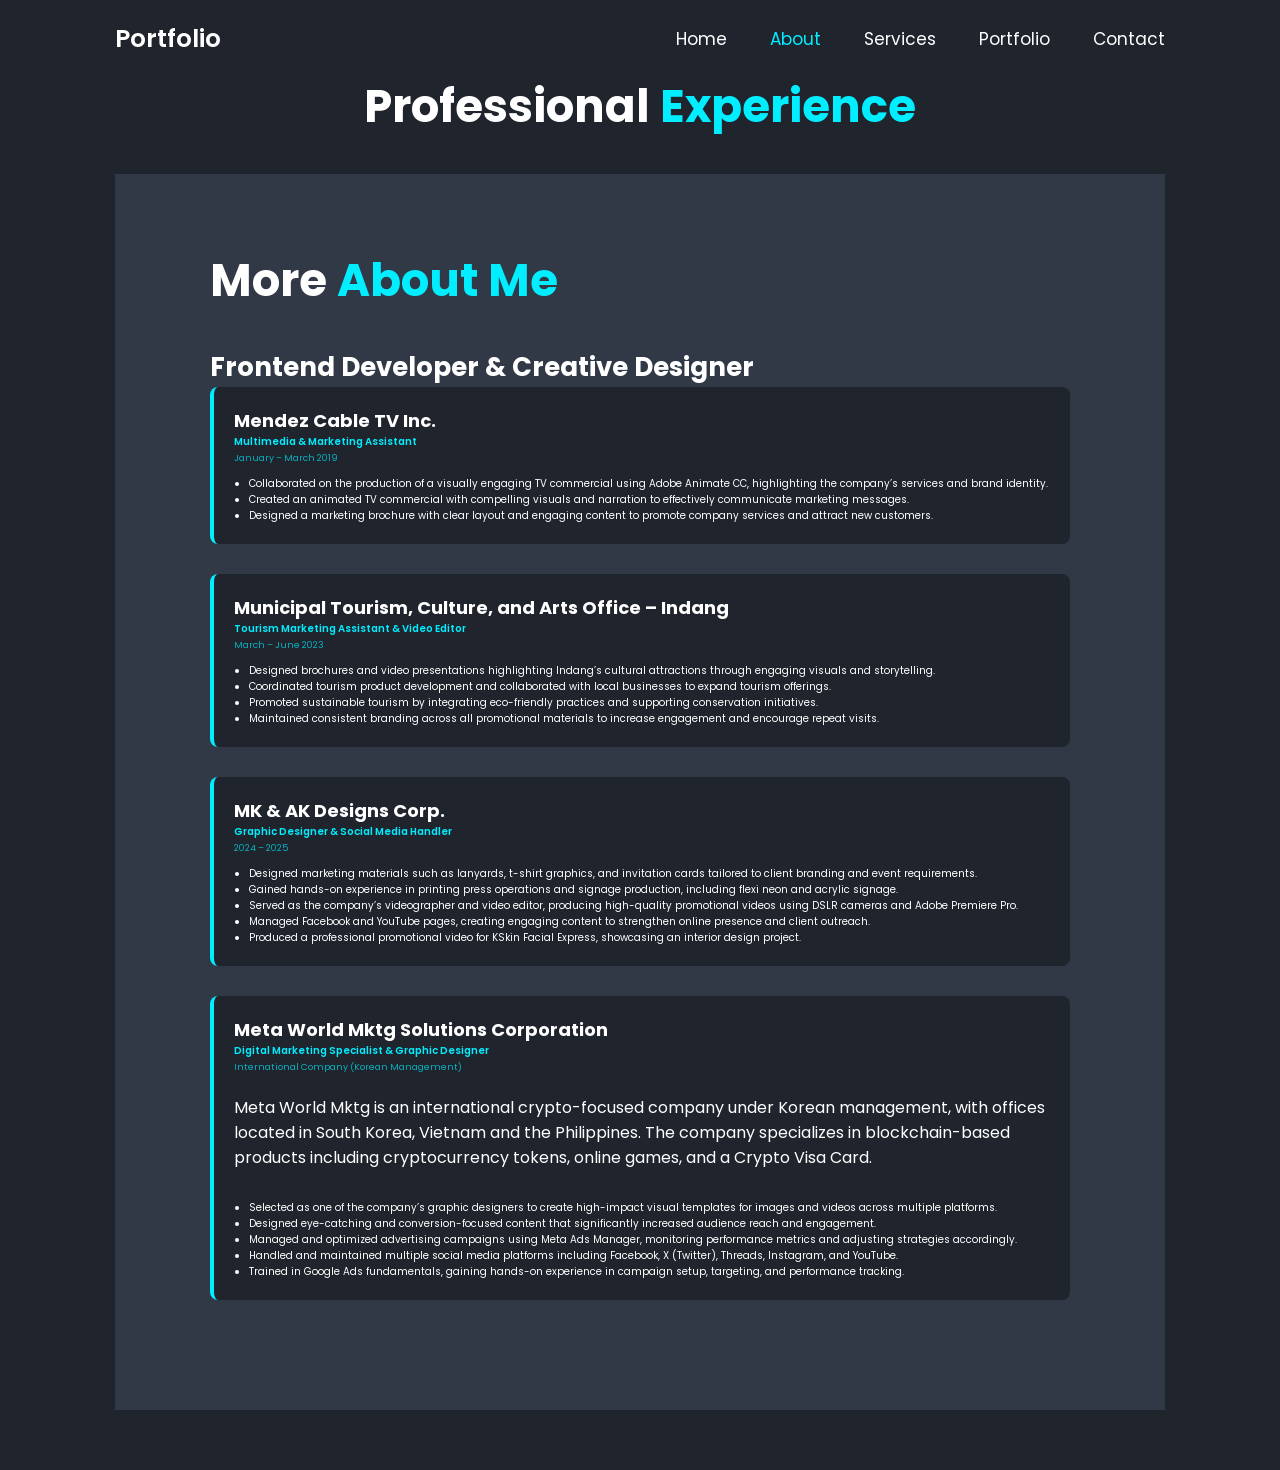
<file: about.html>
<!DOCTYPE html>
<html lang="en">

<head>
  <meta charset="UTF-8" />
  <meta http-equiv="X-UA-Compatible" content="IE=edge" />
  <meta name="viewport" content="width=device-width, initial-scale=1.0" />

  <section class="experience-section">
  <h2 class="heading">Professional <span>Experience</span></h2>

  <!-- Boxicons -->
  <link href="https://unpkg.com/boxicons@2.1.4/css/boxicons.min.css" rel="stylesheet" />

  <!-- Main CSS -->
  <link rel="stylesheet" href="css/style.css" />
</head>

<body>

  <!-- Header -->
  <header class="header">
    <a href="index.html" class="logo">Portfolio</a>

    <i class="bx bx-menu" id="menu-icon"></i>

    <nav class="navbar">
      <a href="index.html">Home</a>
      <a href="about.html" class="active">About</a>
      <a href="index.html#services">Services</a>
      <a href="index.html#portfolio">Portfolio</a>
      <a href="index.html#contact">Contact</a>
    </nav>
  </header>

  <!-- Main Content -->
  <main>
    <section class="about">
      <div class="about-content">
        <h2 class="heading">More <span>About Me</span></h2>

        <h3>Frontend Developer & Creative Designer</h3>

        <div class="experience-card">
  <h3>Mendez Cable TV Inc.</h3>
  <span class="role">Multimedia & Marketing Assistant</span>
  <span class="date">January – March 2019</span>

  <ul>
    <li>Collaborated on the production of a visually engaging TV commercial using Adobe Animate CC, highlighting the company’s services and brand identity.</li>
    <li>Created an animated TV commercial with compelling visuals and narration to effectively communicate marketing messages.</li>
    <li>Designed a marketing brochure with clear layout and engaging content to promote company services and attract new customers.</li>
  </ul>
</div>

<div class="experience-card">
  <h3>Municipal Tourism, Culture, and Arts Office – Indang</h3>
  <span class="role">Tourism Marketing Assistant & Video Editor</span>
  <span class="date">March – June 2023</span>

  <ul>
    <li>Designed brochures and video presentations highlighting Indang’s cultural attractions through engaging visuals and storytelling.</li>
    <li>Coordinated tourism product development and collaborated with local businesses to expand tourism offerings.</li>
    <li>Promoted sustainable tourism by integrating eco-friendly practices and supporting conservation initiatives.</li>
    <li>Maintained consistent branding across all promotional materials to increase engagement and encourage repeat visits.</li>
  </ul>
</div>

<div class="experience-card">
  <h3>MK & AK Designs Corp.</h3>
  <span class="role">Graphic Designer & Social Media Handler</span>
  <span class="date">2024 – 2025</span>

  <ul>
    <li>Designed marketing materials such as lanyards, t-shirt graphics, and invitation cards tailored to client branding and event requirements.</li>
    <li>Gained hands-on experience in printing press operations and signage production, including flexi neon and acrylic signage.</li>
    <li>Served as the company’s videographer and video editor, producing high-quality promotional videos using DSLR cameras and Adobe Premiere Pro.</li>
    <li>Managed Facebook and YouTube pages, creating engaging content to strengthen online presence and client outreach.</li>
    <li>Produced a professional promotional video for KSkin Facial Express, showcasing an interior design project.</li>
  </ul>
</div>

<div class="experience-card highlight">
  <h3>Meta World Mktg Solutions Corporation</h3>
  <span class="role">Digital Marketing Specialist & Graphic Designer</span>
  <span class="date">International Company (Korean Management)</span>

  <p>
    Meta World Mktg is an international crypto-focused company under Korean management,
    with offices located in South Korea, Vietnam and the Philippines. The company specializes in
    blockchain-based products including cryptocurrency tokens, online games, and a
    Crypto Visa Card.
  </p>

  <ul>
    <li>Selected as one of the company’s graphic designers to create high-impact visual templates for images and videos across multiple platforms.</li>
    <li>Designed eye-catching and conversion-focused content that significantly increased audience reach and engagement.</li>
    <li>Managed and optimized advertising campaigns using Meta Ads Manager, monitoring performance metrics and adjusting strategies accordingly.</li>
    <li>Handled and maintained multiple social media platforms including Facebook, X (Twitter), Threads, Instagram, and YouTube.</li>
    <li>Trained in Google Ads fundamentals, gaining hands-on experience in campaign setup, targeting, and performance tracking.</li>
  </ul>
</div>

</div>
    </section>
  </main>

  <!-- Optional JS (kung ginagamit mo menu toggle sa mobile) -->
  <script src="js/script.js"></script>

</body>

</html>
</file>
<file: css/style.css>
@import url('https://fonts.googleapis.com/css2?family=Poppins:wght@300;400;500;600;700;800;900&display=swap');

* {
	margin: 0;
	padding: 0;
	box-sizing: border-box;
	text-decoration: none;
	border: none;
	outline: none;
	scroll-behavior: smooth;
	font-family: 'Poppins', sans-serif;	
}

:root {
	--bg-color: #1f242d;
	--second-bg-color: #323946;
	--text-color: #fff;
	--main-color: #0ef;
}

html {
	font-size: 62.5%;
	overflow-x: hidden;
}

body {
	background: var(--bg-color);
	color: var(--text-color);
}

section {
	min-height: 100vh;
	padding: 10rem 9% 2rem;
}

.header {
	position: fixed;
	top: 0;
	left: 0;
	width: 100%;
	padding: 2rem 9%;
	background: var(--bg-color);
	display: flex;
	justify-content: space-between;
	align-items: center;
	z-index: 100;
}

.header.sticky {
	border-bottom: 0.1rem solid rgba(0, 0, 0, 0.2);
}

.logo {
	font-size: 2.5rem;
	color: var(--text-color);
	font-weight: 600;
	cursor: default;
}

.navbar a {
	font-size: 1.7rem;
	color: var(--text-color);
	margin-left: 4rem;
	transition: 0.3s;
}

.navbar a:hover,
.navbar a.active {
	color: var(--main-color);
}

#menu-icon {
	font-size: 3.6rem;
	color: var(--text-color);
	display: none;	
}

.home {
	display: flex;
	justify-content: center;
	align-items: center;
	gap: 6rem;
}

.home-img img {
	width: 30vw;
	animation: floatImage 4s ease-in-out infinite;
	border-radius: 2rem;
	box-shadow: 0 0 2rem rgba(0, 0, 0, 0.5);

}

@keyframes floatImage {
	0% {
		transform: translateY(0);
	}
	50% {
		transform: translateY(-2.4rem);
	}
	100% {
		transform: translateY(0);
	}
}

.home-content h3 {
	font-size: 3.2rem;
	font-weight: 700;
}

.home-content h3:nth-of-type(2) {
	margin-bottom: 2rem;
}

span {
	color: var(--main-color);
}

.home-content h1 {
	font-size: 5.6rem;
	font-weight: 700;
	line-height: 1.3;
}

.home-content p {
	font-size: 1.6rem;
}

.social-media a {
	display: inline-flex;
	justify-content: center;
	align-items: center;
	width: 5rem;
	height: 5rem;
	background: transparent;
	border: 0.2rem solid var(--main-color);
	border-radius: 50%;
	font-size: 3rem;
	color: var(--main-color);
	margin: 3rem 1.5rem 3rem 0;
	transition: 0.5s ease;
}

.social-media a:hover {
	background: var(--main-color);
	color: var(--second-bg-color);
	box-shadow: 0 0 1rem var(--main-color);
}

.btn {
	display: inline-block;
	padding: 1rem 2.8rem;
	background: var(--main-color);
	border-radius: 4rem;
	box-shadow: 0 0 1rem var(--main-color); 
	font-size: 1.6rem;
	color: var(--second-bg-color);
	letter-spacing: 0.1rem;
	font-weight: 600;
	transition: 0.5s ease;
	cursor: pointer;
}
.btn:hover {
	box-shadow: none;
}


/* Button container */
.cta-buttons {
  display: flex;
  align-items: center;
  gap: 22px;
  margin-top: 25px;
  flex-wrap: wrap; /* prevents breaking on small screens */
}
@media (max-width: 480px) {
  .cta-buttons {
    gap: 15px;
	
  }
}
/* Base button */
.btn {
  text-decoration: none;
  font-weight: 600;
  font-size: 15px;
  padding: 14px 26px;
  border-radius: 30px;
  transition: all 0.3s ease;
  display: inline-flex;
  align-items: center;
  justify-content: center;
  min-width: 160px;
  margin-right: 10px;
}

/* Primary (Download CV) */
.btn-primary {
  background: #00f6ff;
  color: #0b1c1f;
  box-shadow: 0 0 15px rgba(0, 246, 255, 0.6);
}

.btn-primary:hover {
  transform: translateY(-3px);
  box-shadow: 0 0 25px rgba(0, 246, 255, 0.9);
}

/* Secondary (Certifications) */
.btn-secondary {
  background: transparent;
  color: #00f6ff;
  border: 2px solid #00f6ff;
}

.btn-secondary:hover {
  background: #00f6ff;
  color: #0b1c1f;
  transform: translateY(-3px);
  box-shadow: 0 0 25px rgba(0, 246, 255, 0.7);
}

/* Mobile fix */
@media (max-width: 480px) {
  .cta-buttons {
    flex-direction: column;
    align-items: flex-start;
  }

  .btn {
    width: 100%;
  }
}




.about {
  background: var(--second-bg-color)
}
.about {
  display: flex;
  align-items: center;
  justify-content: center;
  gap: 30rem;
  padding: 8rem 9%;
}
.about-img img {
  display: grid;
  grid-template-columns: 1fr 2fr; 
  align-items: center;
  gap:5rem;
}
.about-img img {
  width: 200%;
  max-width:none;
  height: auto;
  border-radius:2.5rem;
  box-shadow: 
    0 20px 40px rgba(0, 0, 0, 0.45),
    0 0 30px rgba(0, 238, 255, 0.15);
  transition: transform 0.5s ease;  
}
.about-img img:hover {
  transform: translateY(-8px);
}

.heading {
	text-align: center;
	font-size: 4.5rem;
}

.about-content h2 {
	text-align: left;
	line-height: 1.2;
}

.about-content h3 {
	font-size: 2.6rem;
}

.about-content p {
	font-size: 1.6rem;
	margin: 2rem 0 3rem;
}

.services h2 {
	margin-bottom: 5rem;
}

.services-container {
	display: flex;
	justify-content: center;
	align-items: center;
	flex-wrap: wrap;
	gap: 2rem;
}

.services-container .services-box {
	flex: 1 1 30rem;
	background: var(--second-bg-color);
	padding: 3rem 2rem 4rem;
	border-radius: 2rem;
	text-align: center;
	border: 0.2rem solid var(--bg-color);
	transition: border-color 0.3s ease, transform 0.3s ease;
}

.services-box i {
	font-size: 7rem;
	color: var(--main-color);
}

.services-box h3 {
	font-size: 2.6rem;
}

.services-box p {
	font-size: 1.6rem;
	margin: 1rem 0 3rem;
}

.services-container .services-box:hover {
	border-color: var(--main-color);
	transform: scale(1.02);
}

.portfolio {
	background: var(--second-bg-color);
}

.portfolio h2 {
	margin-bottom: 4rem;
}

.portfolio-container {
	display: grid;
	grid-template-columns: repeat(3, 1fr);
	align-items: center;
	gap: 2.5rem;
}

.portfolio-container .portfolio-box {
	position: relative;
	border-radius: 2rem;
	box-shadow: 0 0 1rem var(--bg-color);
	overflow: hidden;
	display: flex;
}

.portfolio-box img {
	width: 100%;
	transition: 0.5s ease;
}

.portfolio-box:hover img {
	transform: scale(1.1);
}

.portfolio-box .portfolio-layer {
	position: absolute;
	bottom: 0;
	left: 0;
	width: 100%; 
	height: 100%;
	background: linear-gradient(rgba(0, 0, 0, 0.1), var(--main-color));
	display: flex;
	justify-content: center;
	align-items: center;
	flex-direction: column;
	text-align: center;
	padding: 0 4rem;
	transform: translateY(100%);
	transition: 0.5s ease;
}

.portfolio-box:hover .portfolio-layer {
	transform: translateY(0%);
}

.portfolio-layer h4 {
	font-size: 3rem;
	text-shadow: 2px 2px 4px rgba(0, 0, 0, 0.5);
}

.portfolio-layer p {
	font-size: 1.6rem;
	margin: 0.3rem 0 1rem;
	text-shadow: 2px 2px 4px rgba(0, 0, 0, 0.5);
}

.portfolio-layer a {
	display: inline-flex;
	justify-content: center;
	align-items: center;
	width: 5rem;
	height: 5rem;
	background: var(--text-color);
	border-radius: 50%;
	text-shadow: 2px 2px 4px rgba(0, 0, 0, 0.5);
}

.portfolio-layer a i {
	font-size: 2rem;
	color: var(--second-bg-color);
}

.contact h2 {
	margin-bottom: 3rem;
}

.contact form {
	max-width: 70rem;
	margin: 1rem auto;
	text-align: center;
	margin-bottom: 3rem;
}

.contact form .input-box {
	display: flex;
	justify-content: space-between;
	flex-wrap: wrap;
	gap: 1rem;
}

.contact form .input-box input,
.contact form textarea {
	width: 100%;
	padding: 1.5rem;
	font-size: 1.6rem;
	color: var(--text-color);
	background: var(--second-bg-color);
	border-radius: 0.8rem;
	margin: 0.7rem 0;
}

.contact form .input-box input {
	width: 49%;
}

.contact form textarea {
	resize: none;
}

.contact form .btn {
	margin-top: 2rem;
	cursor: pointer;
}

.footer {
  background: var(--second-bg-color);
  padding: 4rem 9% 2rem;
  position: relative;
}

.footer-container {
  display: flex;
  flex-direction: column;
  align-items: center;
  text-align: center;
  gap: 2.5rem;
}

/* FAQ */
.footer-faq h3 {
  font-size: 2rem;
  margin-bottom: 1rem;
}

.footer-faq ul {
  list-style: none;
  padding: 0;
}

.footer-faq ul li {
  margin: 0.6rem 0;
}

.footer-faq ul li a {
  color: var(--text-color);
  font-size: 1.4rem;
  transition: 0.3s;
}

.footer-faq ul li a:hover {
  color: var(--main-color);
}

/* Social Media */
.footer-social {
  display: flex;
  gap: 1.5rem;
}

.footer-social a {
  width: 45px;
  height: 45px;
  border: 2px solid var(--main-color);
  border-radius: 50%;
  display: flex;
  align-items: center;
  justify-content: center;
  color: var(--main-color);
  font-size: 2rem;
  transition: 0.3s;
}

.footer-social a:hover {
  background: var(--main-color);
  color: var(--second-bg-color);
}

/* Copyright */
.footer-text p {
  font-size: 1.4rem;
  opacity: 0.8;
}

/* Back to Top */
.footer-iconTop {
  position: absolute;
  right: 2rem;
  bottom: 2rem;
}

.footer-iconTop a {
  background: var(--main-color);
  padding: 0.8rem;
  border-radius: 0.6rem;
  display: inline-flex;
  transition: 0.3s;
}

.footer-iconTop a:hover {
  box-shadow: 0 0 1rem var(--main-color);
}

.footer-iconTop a i {
  font-size: 2.4rem;
  color: var(--second-bg-color);
}

.footer ul {
    text-align: center;
    font-size: 1.8rem;
    list-style: none;
    padding: 0;
}

.footer ul li {
    display: inline-block;
    margin-left: 20px;
}
.footer ul li a {
    color: white;
    border-bottom: 3px solid transparent;
    transition: 0.3s ease-in-out;
    text-decoration: none;
}

.footer ul li a:hover {
    border-bottom: 3px solid var(--main-color);
}
/* BREAKPOINTS */

@media (max-width: 1200px) {
	html {
		font-size: 55%;
	}
}

@media (max-width: 991px) {
	.header {
		padding: 2rem 3%;
	}

	section {
		padding: 10rem 3% 2rem;
	}

	.services {
		padding-bottom: 7rem;
	}

	.portfolio {
		padding-bottom: 7rem;
	}

	.contact {
		min-height: auto;               
	}

	.footer {
		padding: 2rem 3%;
	}
}

@media (max-width: 768px) {
	#menu-icon {
		display: block;
	}

	.navbar {
		position: absolute;
		top: 100%;
		left: 0;
		width: 100%;
		padding: 1rem 3%;
		background: var(--bg-color);
		border-top: 0.1rem solid rgba(0, 0, 0, 0.2);
		box-shadow: 0 0.5rem 1rem rgba(0, 0, 0, 0.2);
		display: none;
	}

	.navbar.active {
		display: block;
	}

	.navbar a {
		display: block;
		font-size: 2rem;
		margin: 3rem 0;
	}

	.home {
		flex-direction: column;
	}

	.home-content h3 {
		font-size: 2.6rem;
	}

	.home-content h1 {
		font-size: 5rem;
	}

	.home-img img {
		width: 70vw;
		margin-top: 4rem;
	}

	.about {
		flex-direction: column-reverse;
	}

	.about-img img {
		width: 70vw;
		margin-top: 4rem;
	}

	.services h2 {
		margin-bottom: 3rem;
	}

	.portfolio h2 {
		margin-bottom: 3rem;
	}

	.portfolio-container {
		grid-template-columns: repeat(2, 1fr);
	}
}

@media (max-width: 617px) {
	.portfolio-container {
		grid-template-columns: 1fr;
	}
}

@media (max-width: 450px) {
	html {
		font-size: 50%;
	}

	.contact form .input-box input {
		width: 100%;
	}
}

@media (max-width: 365px) {
	.home-img img {
		width: 90vw;
	}

	.about-img img {
		width: 90vw;
	}

	.footer {
		flex-direction: column-reverse;
	}

	.footer p {
		text-align: center;
		margin-top: 2rem;
	}
}



.experience-section {
  padding-top: 8rem;   /* para hindi matamaan ng header */
  padding-bottom: 6rem;
  overflow: visible;
}

.experience-section .heading {
  line-height: 1.2;
  margin-bottom: 4rem;
}

.experience-card {
  margin-bottom: 3rem;
  padding: 2rem;
  border-left: 4px solid var(--main-color);
  background: #1f242d;
  border-radius: 8px;
}

.experience-card h3 {
  font-size: 1.8rem;
}

.role {
  display: block;
  font-weight: 600;
  color: var(--main-color);
}

.date {
  font-size: 0.9rem;
  opacity: 0.7;
}

.experience-card ul {
  margin-top: 1rem;
  padding-left: 1.5rem;
}

.certificate-gallery {
  display: flex;
  gap: 1.5rem;
  flex-wrap: wrap;
}

.certificate-gallery img {
  width: 200px;
  border-radius: 8px;
}
</file>
